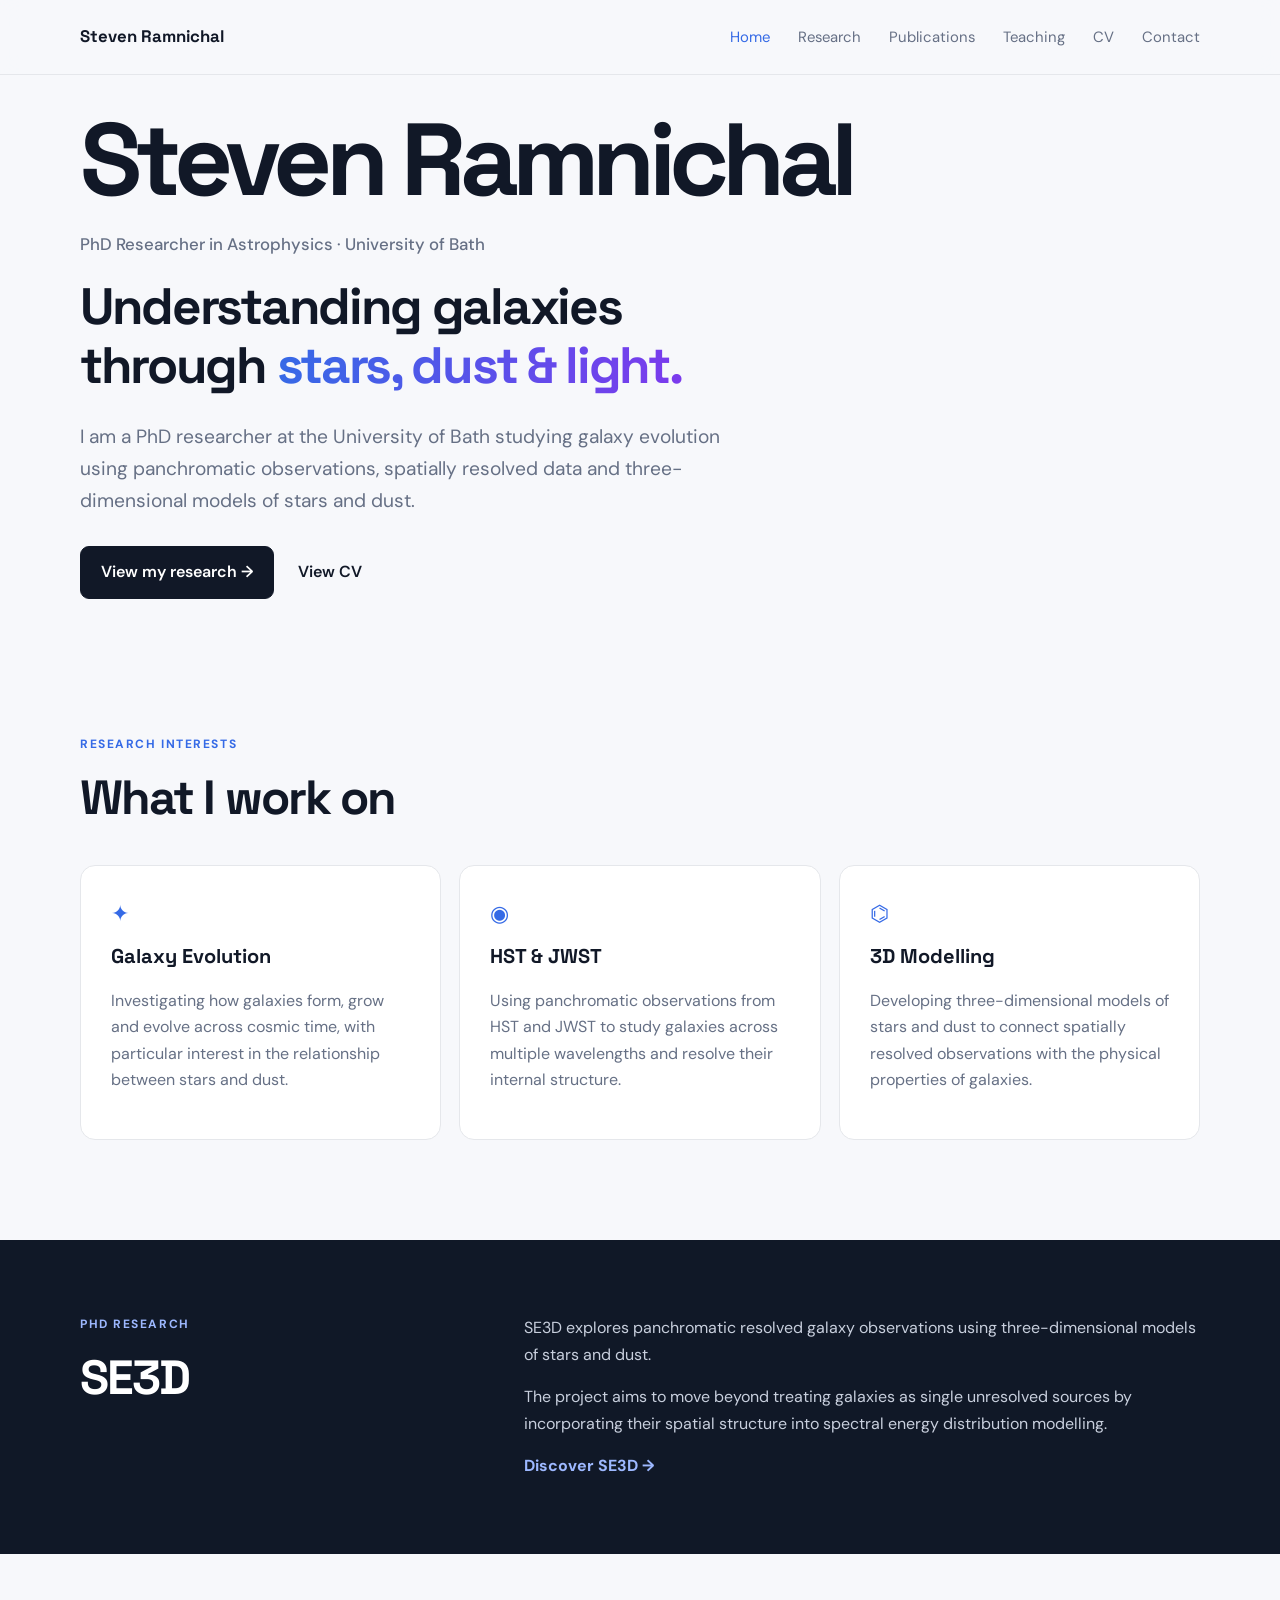
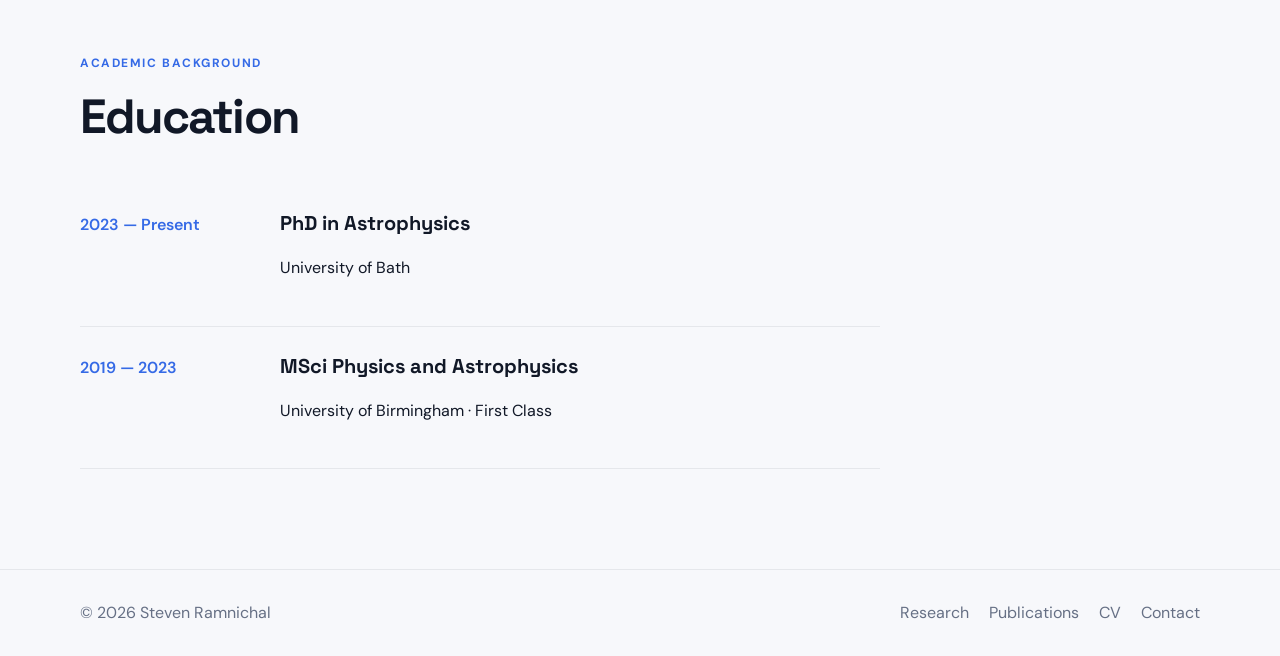
<file: index.html>
<!DOCTYPE html>
<html lang="en">

<head>
    <meta charset="UTF-8">
    <meta name="viewport" content="width=device-width, initial-scale=1.0">

    <title>Steven Ramnichal | Astrophysics</title>

    <meta name="description"
          content="Steven Ramnichal — PhD researcher in astrophysics at the University of Bath.">

    <link rel="stylesheet" href="css/style.css">
</head>

<body>

<header>

    <nav class="navbar">

        <a href="index.html" class="logo">
            Steven Ramnichal
        </a>

        <button class="menu-button" onclick="toggleMenu()">
            ☰
        </button>

        <div class="nav-links" id="navLinks">

            <a href="index.html" class="active">
                Home
            </a>

            <a href="research.html">
                Research
            </a>

            <a href="publications.html">
                Publications
            </a>

            <a href="teaching.html">
                Teaching
            </a>

            <a href="cv.html">
                CV
            </a>

            <a href="contact.html">
                Contact
            </a>

        </div>

    </nav>

</header>


<!-- ================= HERO ================= -->

<section class="hero">

    <div class="hero-content">

        <h1 class="hero-name">
            Steven Ramnichal
        </h1>

        <p class="hero-subtitle">
            PhD Researcher in Astrophysics · University of Bath
        </p>

        <h2>
            Understanding galaxies through
            <span>stars, dust &amp; light.</span>
        </h2>

        <p class="hero-description">
            I am a PhD researcher at the University of Bath studying
            galaxy evolution using panchromatic observations,
            spatially resolved data and three-dimensional models
            of stars and dust.
        </p>

        <div class="hero-buttons">

            <a href="research.html" class="button primary">
                View my research →
            </a>

            <a href="cv.html" class="cv-link">
                View CV
            </a>

        </div>

    </div>

</section>


<!-- ================= RESEARCH INTERESTS ================= -->

<section class="section research-interests">

    <div class="container">

        <p class="eyebrow">
            Research interests
        </p>

        <h2>
            What I work on
        </h2>

        <div class="card-grid">

            <article class="card">

                <div class="card-icon">
                    ✦
                </div>

                <h3>
                    Galaxy Evolution
                </h3>

                <p>
                    Investigating how galaxies form, grow and evolve
                    across cosmic time, with particular interest in
                    the relationship between stars and dust.
                </p>

            </article>


            <article class="card">

                <div class="card-icon">
                    ◉
                </div>

                <h3>
                    HST &amp; JWST
                </h3>

                <p>
                    Using panchromatic observations from HST and JWST
                    to study galaxies across multiple wavelengths
                    and resolve their internal structure.
                </p>

            </article>


            <article class="card">

                <div class="card-icon">
                    ⌬
                </div>

                <h3>
                    3D Modelling
                </h3>

                <p>
                    Developing three-dimensional models of stars and
                    dust to connect spatially resolved observations
                    with the physical properties of galaxies.
                </p>

            </article>

        </div>

    </div>

</section>


<!-- ================= FEATURED RESEARCH ================= -->

<section class="dark-section">

    <div class="container research-feature">

        <div>

            <p class="eyebrow">
                PhD research
            </p>

            <h2>
                SE3D
            </h2>

        </div>

        <div>

            <p>
                SE3D explores panchromatic resolved galaxy observations
                using three-dimensional models of stars and dust.
            </p>

            <p>
                The project aims to move beyond treating galaxies as
                single unresolved sources by incorporating their
                spatial structure into spectral energy distribution
                modelling.
            </p>

            <a href="research.html" class="text-link">
                Discover SE3D →
            </a>

        </div>

    </div>

</section>


<!-- ================= EDUCATION ================= -->

<section class="section">

    <div class="container">

        <p class="eyebrow">
            Academic background
        </p>

        <h2>
            Education
        </h2>

        <div class="timeline">

            <div class="timeline-item">

                <div class="timeline-date">
                    2023 — Present
                </div>

                <div>

                    <h3>
                        PhD in Astrophysics
                    </h3>

                    <p>
                        University of Bath
                    </p>

                </div>

            </div>


            <div class="timeline-item">

                <div class="timeline-date">
                    2019 — 2023
                </div>

                <div>

                    <h3>
                        MSci Physics and Astrophysics
                    </h3>

                    <p>
                        University of Birmingham · First Class
                    </p>

                </div>

            </div>

        </div>

    </div>

</section>


<!-- ================= FOOTER ================= -->

<footer>

    <div class="container footer-content">

        <p>
            © 2026 Steven Ramnichal
        </p>

        <div class="footer-links">

            <a href="research.html">
                Research
            </a>

            <a href="publications.html">
                Publications
            </a>

            <a href="cv.html">
                CV
            </a>

            <a href="contact.html">
                Contact
            </a>

        </div>

    </div>

</footer>


<script src="js/script.js"></script>

</body>

</html>
</file>
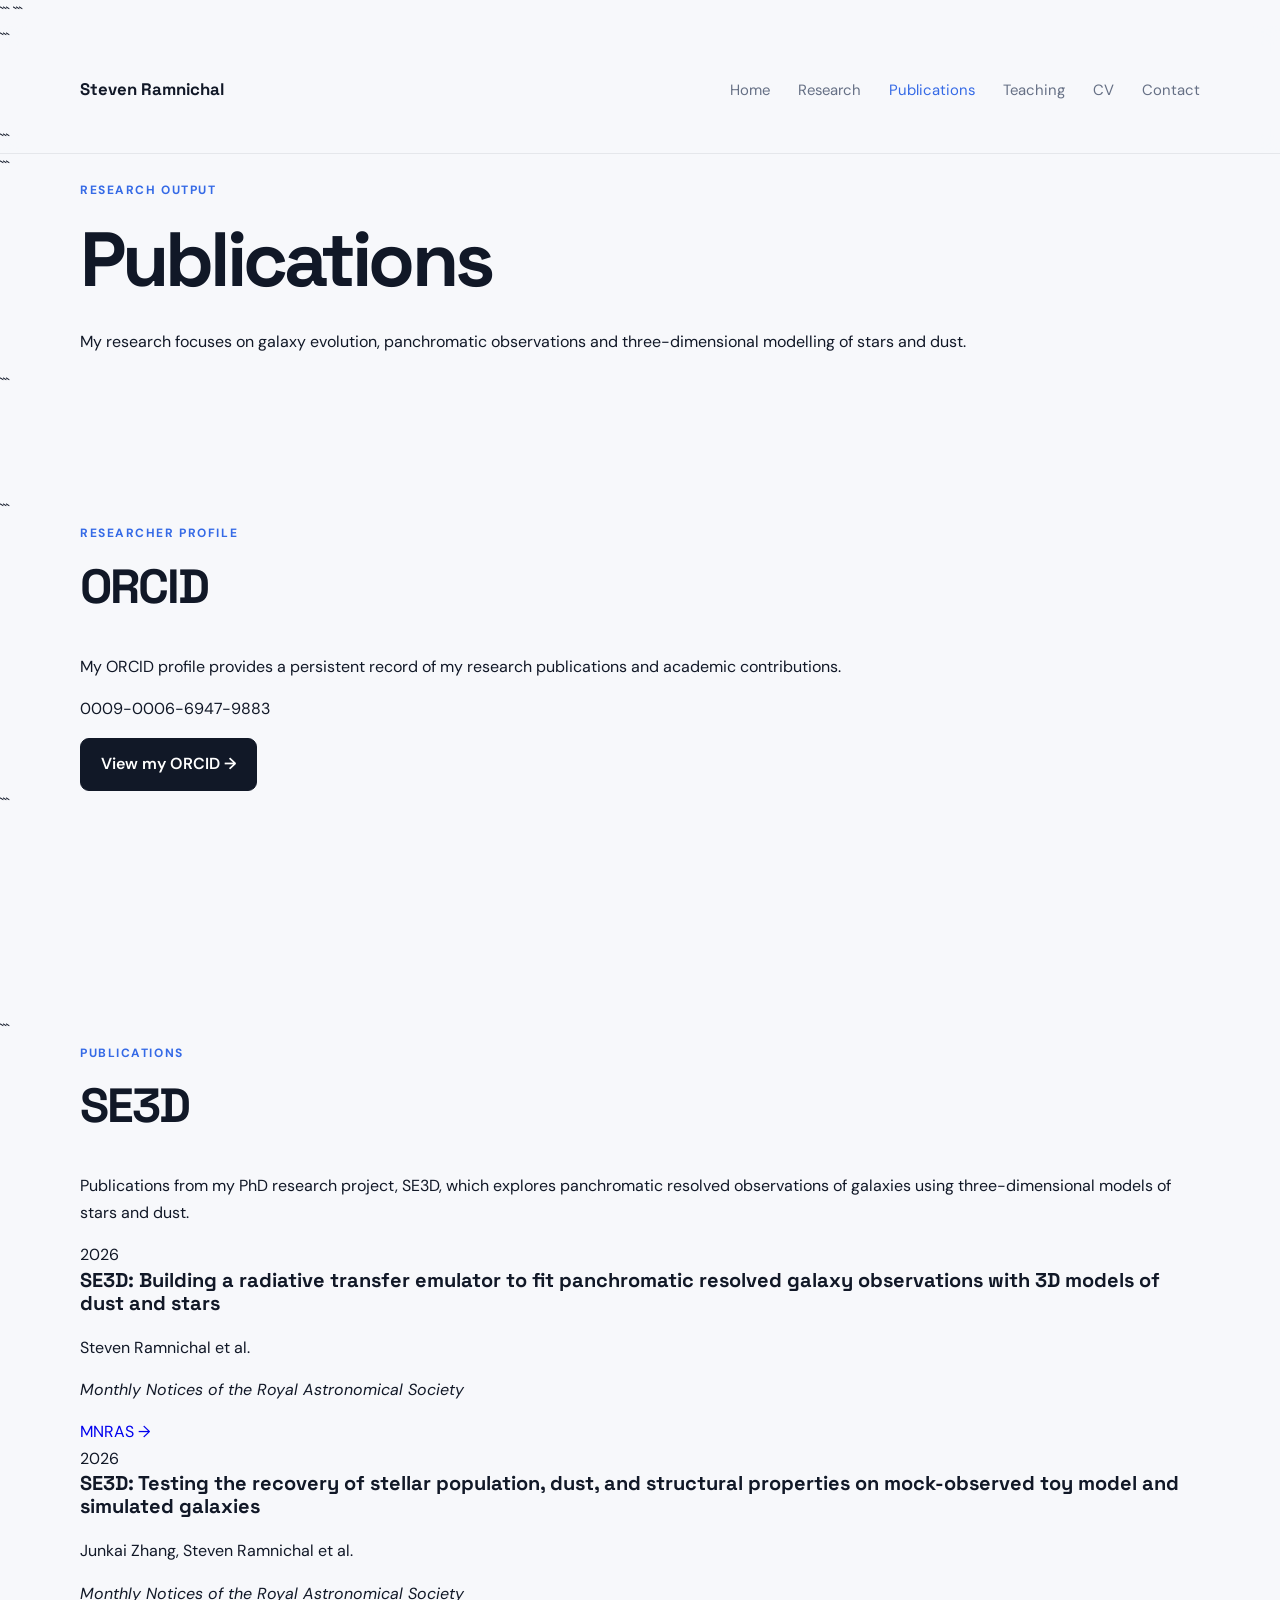
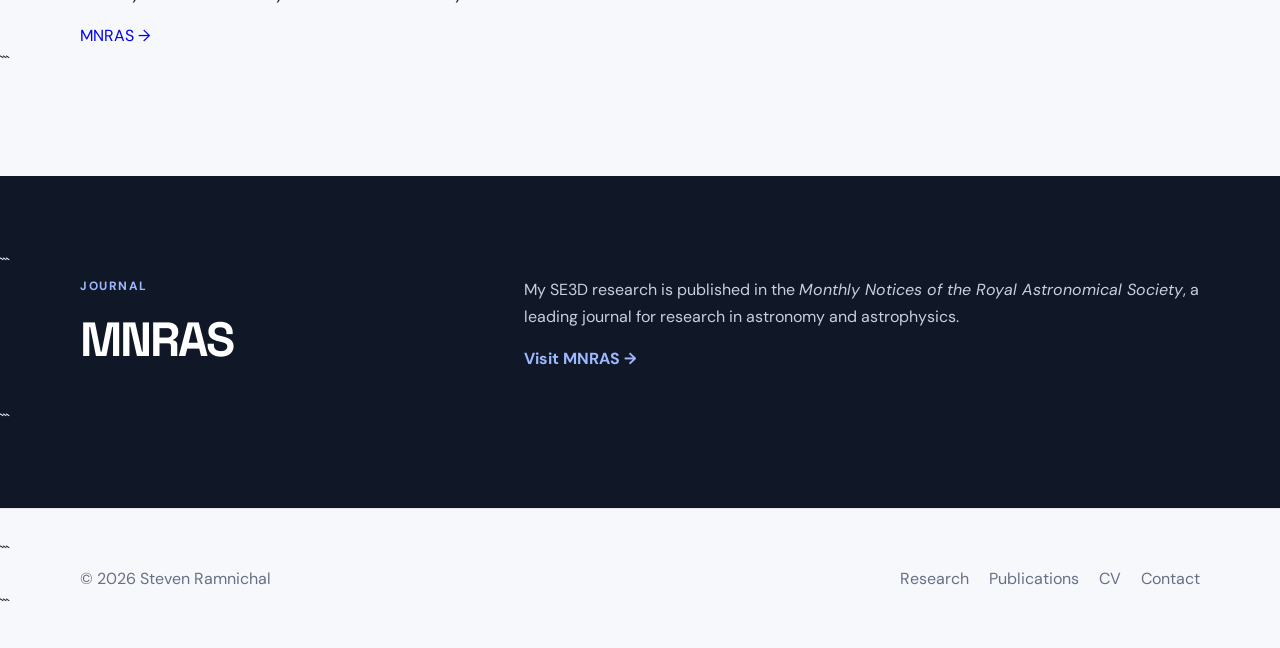
<file: publications.html>
<!DOCTYPE html>

<html lang="en">

<head>
    <meta charset="UTF-8">
    <meta name="viewport" content="width=device-width, initial-scale=1.0">

```
<title>Publications | Steven Ramnichal</title>

<meta name="description"
      content="Publications by Steven Ramnichal, PhD researcher in astrophysics at the University of Bath.">

<link rel="stylesheet" href="css/style.css">
```

</head>

<body>

<header>

```
<nav class="navbar">

    <a href="index.html" class="logo">
        Steven Ramnichal
    </a>

    <button class="menu-button" onclick="toggleMenu()">
        ☰
    </button>

    <div class="nav-links" id="navLinks">

        <a href="index.html">
            Home
        </a>

        <a href="research.html">
            Research
        </a>

        <a href="publications.html" class="active">
            Publications
        </a>

        <a href="teaching.html">
            Teaching
        </a>

        <a href="cv.html">
            CV
        </a>

        <a href="contact.html">
            Contact
        </a>

    </div>

</nav>
```

</header>

<!-- ================= PAGE INTRO ================= -->

<section class="page-hero">

```
<div class="container">

    <p class="eyebrow">
        Research output
    </p>

    <h1>
        Publications
    </h1>

    <p class="page-introduction">
        My research focuses on galaxy evolution, panchromatic observations
        and three-dimensional modelling of stars and dust.
    </p>

</div>
```

</section>

<!-- ================= ORCID ================= -->

<section class="section publications-orcid">

```
<div class="container">

    <div class="orcid-card">

        <div class="orcid-content">

            <p class="eyebrow">
                Researcher profile
            </p>

            <h2>
                ORCID
            </h2>

            <p>
                My ORCID profile provides a persistent record of my
                research publications and academic contributions.
            </p>

            <p class="orcid-id">
                0009-0006-6947-9883
            </p>

        </div>

        <div class="orcid-action">

            <a href="https://orcid.org/0009-0006-6947-9883"
               target="_blank"
               rel="noopener noreferrer"
               class="button primary">
                View my ORCID →
            </a>

        </div>

    </div>

</div>
```

</section>

<!-- ================= PUBLICATIONS ================= -->

<section class="section publications-section">

```
<div class="container">

    <p class="eyebrow">
        Publications
    </p>

    <h2>
        SE3D
    </h2>

    <p class="section-introduction">
        Publications from my PhD research project, SE3D, which explores
        panchromatic resolved observations of galaxies using
        three-dimensional models of stars and dust.
    </p>


    <!-- ================= PUBLICATION 1 ================= -->

    <article class="publication">

        <div class="publication-year">
            2026
        </div>

        <div class="publication-content">

            <h3>
                SE3D: Building a radiative transfer emulator to fit
                panchromatic resolved galaxy observations with 3D models
                of dust and stars
            </h3>

            <p class="publication-authors">
                Steven Ramnichal et al.
            </p>

            <p class="publication-journal">
                <em>Monthly Notices of the Royal Astronomical Society</em>
            </p>

            <div class="publication-links">

                <a href="https://academic.oup.com/mnras/article/548/1/stag533/8529024"
                   class="publication-link"
                   target="_blank"
                   rel="noopener noreferrer">
                    MNRAS →
                </a>

            </div>

        </div>

    </article>


    <!-- ================= PUBLICATION 2 ================= -->

    <article class="publication">

        <div class="publication-year">
            2026
        </div>

        <div class="publication-content">

            <h3>
                SE3D: Testing the recovery of stellar population, dust,
                and structural properties on mock-observed toy model and
                simulated galaxies
            </h3>

            <p class="publication-authors">
                Junkai Zhang, Steven Ramnichal et al.
            </p>

            <p class="publication-journal">
                <em>Monthly Notices of the Royal Astronomical Society</em>
            </p>

            <div class="publication-links">

                <a href="https://academic.oup.com/mnras/article/549/3/stag884/8677776"
                   class="publication-link"
                   target="_blank"
                   rel="noopener noreferrer">
                    MNRAS →
                </a>

            </div>

        </div>

    </article>

</div>
```

</section>

<!-- ================= MNRAS ================= -->

<section class="dark-section">

```
<div class="container research-feature">

    <div>

        <p class="eyebrow">
            Journal
        </p>

        <h2>
            MNRAS
        </h2>

    </div>

    <div>

        <p>
            My SE3D research is published in the
            <em>Monthly Notices of the Royal Astronomical Society</em>,
            a leading journal for research in astronomy and astrophysics.
        </p>

        <a href="https://academic.oup.com/mnras"
           target="_blank"
           rel="noopener noreferrer"
           class="text-link">
            Visit MNRAS →
        </a>

    </div>

</div>
```

</section>

<!-- ================= FOOTER ================= -->

<footer>

```
<div class="container footer-content">

    <p>
        © 2026 Steven Ramnichal
    </p>

    <div class="footer-links">

        <a href="research.html">
            Research
        </a>

        <a href="publications.html">
            Publications
        </a>

        <a href="cv.html">
            CV
        </a>

        <a href="contact.html">
            Contact
        </a>

    </div>

</div>
```

</footer>

<script src="js/script.js"></script>

</body>

</html>
</file>
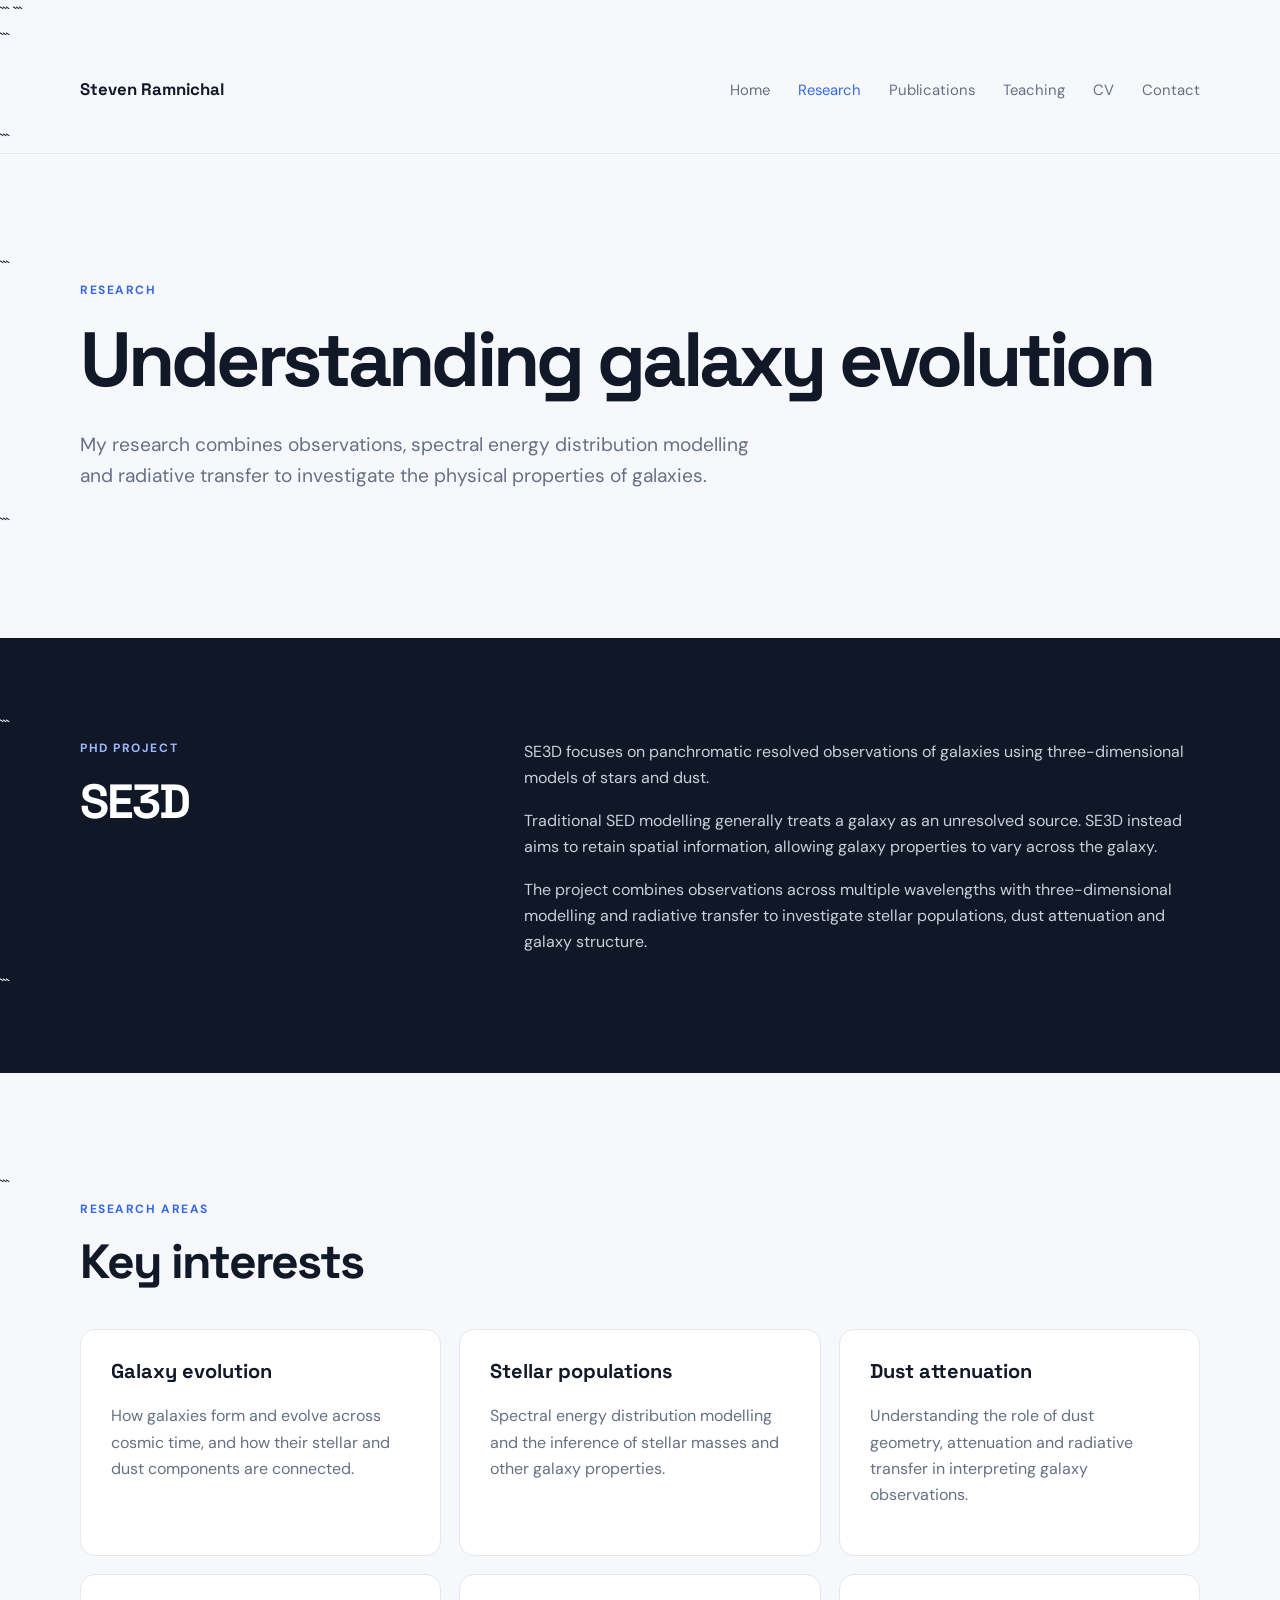
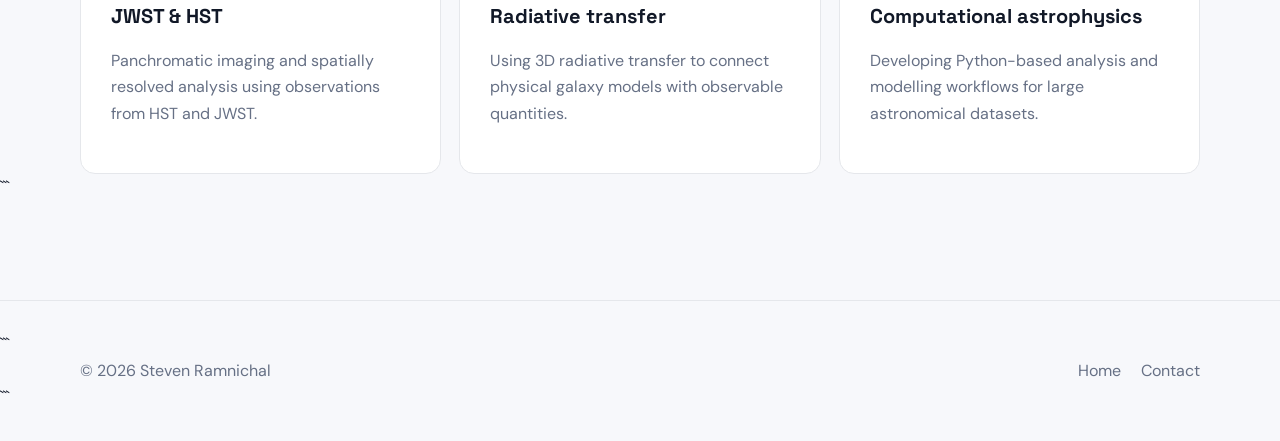
<file: research.html>
<!DOCTYPE html>

<html lang="en">

<head>

```
<meta charset="UTF-8">

<meta name="viewport"
      content="width=device-width, initial-scale=1.0">

<title>Research | Steven Ramnichal</title>

<link rel="stylesheet" href="css/style.css">
```

</head>

<body>

<header>

```
<nav class="navbar">

    <a href="index.html" class="logo">
        Steven Ramnichal
    </a>

    <button class="menu-button"
            onclick="toggleMenu()">
        ☰
    </button>

    <div class="nav-links" id="navLinks">

        <a href="index.html">
            Home
        </a>

        <a href="research.html" class="active">
            Research
        </a>

        <a href="publications.html">
            Publications
        </a>

        <a href="teaching.html">
            Teaching
        </a>

        <a href="cv.html">
            CV
        </a>

        <a href="contact.html">
            Contact
        </a>

    </div>

</nav>
```

</header>

<section class="section">

```
<div class="container">

    <p class="eyebrow">
        Research
    </p>

    <h1>
        Understanding galaxy evolution
    </h1>

    <p class="hero-description">
        My research combines observations, spectral energy
        distribution modelling and radiative transfer to
        investigate the physical properties of galaxies.
    </p>

</div>
```

</section>

<section class="dark-section">

```
<div class="container research-feature">

    <div>

        <p class="eyebrow">
            PhD project
        </p>

        <h2>
            SE3D
        </h2>

    </div>


    <div>

        <p>
            SE3D focuses on panchromatic resolved observations
            of galaxies using three-dimensional models of
            stars and dust.
        </p>

        <p>
            Traditional SED modelling generally treats a galaxy
            as an unresolved source. SE3D instead aims to retain
            spatial information, allowing galaxy properties to
            vary across the galaxy.
        </p>

        <p>
            The project combines observations across multiple
            wavelengths with three-dimensional modelling and
            radiative transfer to investigate stellar populations,
            dust attenuation and galaxy structure.
        </p>

    </div>

</div>
```

</section>

<section class="section">

```
<div class="container">

    <p class="eyebrow">
        Research areas
    </p>

    <h2>
        Key interests
    </h2>


    <div class="card-grid">


        <article class="card">

            <h3>
                Galaxy evolution
            </h3>

            <p>
                How galaxies form and evolve across cosmic time,
                and how their stellar and dust components are
                connected.
            </p>

        </article>


        <article class="card">

            <h3>
                Stellar populations
            </h3>

            <p>
                Spectral energy distribution modelling and the
                inference of stellar masses and other galaxy
                properties.
            </p>

        </article>


        <article class="card">

            <h3>
                Dust attenuation
            </h3>

            <p>
                Understanding the role of dust geometry,
                attenuation and radiative transfer in interpreting
                galaxy observations.
            </p>

        </article>


        <article class="card">

            <h3>
                JWST &amp; HST
            </h3>

            <p>
                Panchromatic imaging and spatially resolved
                analysis using observations from HST and JWST.
            </p>

        </article>


        <article class="card">

            <h3>
                Radiative transfer
            </h3>

            <p>
                Using 3D radiative transfer to
                connect physical galaxy models with observable
                quantities.
            </p>

        </article>


        <article class="card">

            <h3>
                Computational astrophysics
            </h3>

            <p>
                Developing Python-based analysis and modelling
                workflows for large astronomical datasets.
            </p>

        </article>


    </div>

</div>
```

</section>

<footer>

```
<div class="container footer-content">

    <p>
        © 2026 Steven Ramnichal
    </p>

    <div class="footer-links">

        <a href="index.html">Home</a>

        <a href="contact.html">Contact</a>

    </div>

</div>
```

</footer>

<script src="js/script.js"></script>

</body>

</html>
</file>
<file: css/style.css>
@import url('https://fonts.googleapis.com/css2?family=DM+Sans:wght@400;500;600;700&family=Space+Grotesk:wght@400;500;600;700&display=swap');


:root {
    --background: #f7f8fb;
    --surface: #ffffff;

    --text: #111827;
    --muted: #667085;

    --border: #e5e7eb;

    --accent: #356ae6;
    --accent-purple: #7c3aed;

    --dark: #101827;

    --max-width: 1120px;
}


* {
    box-sizing: border-box;
}


html {
    scroll-behavior: smooth;
}


body {
    margin: 0;
    background: var(--background);
    color: var(--text);
    font-family: "DM Sans", sans-serif;
    line-height: 1.65;
}


h1,
h2,
h3 {
    font-family: "Space Grotesk", sans-serif;
    line-height: 1.15;
    margin-top: 0;
}


h1 {
    font-size: clamp(2.8rem, 6vw, 5.2rem);
    letter-spacing: -0.05em;
    margin-bottom: 25px;
}


h2 {
    font-size: clamp(2rem, 4vw, 3rem);
    letter-spacing: -0.04em;
}


h3 {
    font-size: 1.25rem;
}


p {
    margin-top: 0;
}


a {
    text-decoration: none;
}


.container {
    width: calc(100% - 40px);
    max-width: var(--max-width);
    margin: auto;
}


/* ==================================================
NAVIGATION
================================================== */

header {
    position: sticky;
    top: 0;
    z-index: 100;
    background: rgba(247, 248, 251, 0.9);
    backdrop-filter: blur(12px);
    border-bottom: 1px solid var(--border);
}


.navbar {
    max-width: var(--max-width);
    width: calc(100% - 40px);
    height: 74px;
    margin: auto;

    display: flex;
    align-items: center;
    justify-content: space-between;
}


.logo {
    font-family: "Space Grotesk", sans-serif;
    font-weight: 700;
    font-size: 1.05rem;
    color: var(--text);
}


.nav-links {
    display: flex;
    gap: 28px;
}


.nav-links a {
    color: var(--muted);
    font-size: 0.93rem;
    transition: 0.2s;
}


.nav-links a:hover,
.nav-links a.active {
    color: var(--accent);
}


.menu-button {
    display: none;
    border: none;
    background: none;
    font-size: 1.5rem;
    cursor: pointer;
}


/* ==================================================
HERO
================================================== */

.hero {
    max-width: var(--max-width);
    width: calc(100% - 40px);

    min-height: 560px;

    margin: auto;

    display: flex;
    align-items: center;
    justify-content: flex-start;
}


.hero-content {
    max-width: 850px;
}


.hero-name {
    font-size: clamp(4rem, 8vw, 7rem);
    letter-spacing: -0.065em;
    line-height: 0.95;
    margin-bottom: 22px;
    color: var(--text);
}


.hero-subtitle {
    color: var(--muted);
    font-size: 1.05rem;
    font-weight: 500;
    margin-bottom: 20px;
}


.hero h2 {
    font-size: clamp(2rem, 4vw, 3.2rem);
    letter-spacing: -0.045em;
    margin-bottom: 25px;
    max-width: 700px;
}


.hero h2 span {
    background: linear-gradient(
        100deg,
        var(--accent),
        var(--accent-purple)
    );

    -webkit-background-clip: text;
    background-clip: text;

    color: transparent;
}


.hero-description {
    color: var(--muted);
    font-size: 1.2rem;
    max-width: 680px;
}


/* ==================================================
HERO BUTTONS
================================================== */

.hero-buttons {
    display: flex;
    align-items: center;
    gap: 24px;
    margin-top: 30px;
    flex-wrap: wrap;
}


.button {
    display: inline-block;
    padding: 12px 20px;

    border-radius: 9px;

    font-weight: 600;
    text-decoration: none;

    transition: 0.2s;
}


.button.primary {
    background: var(--text);
    color: #ffffff;

    border: 1px solid var(--text);
}


.button.primary:hover {
    background: var(--accent);
    border-color: var(--accent);
}


.cv-link {
    display: inline-block;

    padding: 0;
    margin: 0;

    background: transparent;

    border: none;
    border-radius: 0;

    box-shadow: none;

    color: var(--text);

    font-weight: 600;

    text-decoration: none;

    transition: 0.2s;
}


.cv-link:hover {
    color: var(--accent);
}


/* ==================================================
RESEARCH INTERESTS
================================================== */

.research-interests {
    padding-top: 65px;
    padding-bottom: 65px;
}


.card-grid {
    display: grid;

    grid-template-columns: repeat(3, 1fr);

    gap: 18px;

    margin-top: 35px;
}


.card {
    background: var(--surface);

    border: 1px solid var(--border);

    border-radius: 15px;

    padding: 30px;
}


.card p {
    color: var(--muted);
}


.card-icon {
    color: var(--accent);

    font-size: 1.4rem;

    margin-bottom: 12px;
}


/* ==================================================
DARK RESEARCH SECTION
================================================== */

.dark-section {
    background: var(--dark);

    color: white;

    padding: 75px 0;
}


.dark-section .eyebrow {
    color: #9db8ff;
}


.research-feature {
    display: grid;

    grid-template-columns: 0.7fr 1.3fr;

    gap: 80px;
}


.dark-section p {
    color: #c8cfdd;
}


.text-link {
    color: #9db8ff;

    font-weight: 700;
}


/* ==================================================
GENERAL SECTIONS
================================================== */

.section {
    padding: 100px 0;
}


.eyebrow {
    color: var(--accent);

    font-size: 0.75rem;

    font-weight: 700;

    text-transform: uppercase;

    letter-spacing: 0.13em;

    margin-bottom: 15px;
}


/* ==================================================
TIMELINE
================================================== */

.timeline {
    margin-top: 35px;

    max-width: 800px;
}


.timeline-item {
    display: grid;

    grid-template-columns: 170px 1fr;

    gap: 30px;

    padding: 28px 0;

    border-bottom: 1px solid var(--border);
}


.timeline-date {
    color: var(--accent);

    font-weight: 600;
}


/* ==================================================
FOOTER
================================================== */

footer {
    border-top: 1px solid var(--border);

    padding: 30px 0;
}


.footer-content {
    display: flex;

    justify-content: space-between;

    align-items: center;
}


.footer-content p {
    color: var(--muted);

    margin: 0;
}


.footer-links {
    display: flex;

    gap: 20px;
}


.footer-links a {
    color: var(--muted);
}


.footer-links a:hover {
    color: var(--accent);
}


/* ==================================================
MOBILE
================================================== */

@media (max-width: 800px) {

    .menu-button {
        display: block;
    }


    .nav-links {
        display: none;

        position: absolute;

        top: 74px;

        left: 0;
        right: 0;

        padding: 20px;

        background: var(--background);

        border-bottom: 1px solid var(--border);

        flex-direction: column;

        gap: 18px;
    }


    .nav-links.open {
        display: flex;
    }


    .hero {
        min-height: auto;

        padding: 80px 0;
    }


    .hero-name {
        font-size: clamp(3rem, 12vw, 5rem);
    }


    .card-grid {
        grid-template-columns: 1fr;
    }


    .research-feature {
        grid-template-columns: 1fr;

        gap: 25px;
    }


    .dark-section {
        padding: 60px 0;
    }


    .timeline-item {
        grid-template-columns: 1fr;

        gap: 5px;
    }


    .footer-content {
        flex-direction: column;

        align-items: flex-start;

        gap: 15px;
    }

}
</file>
